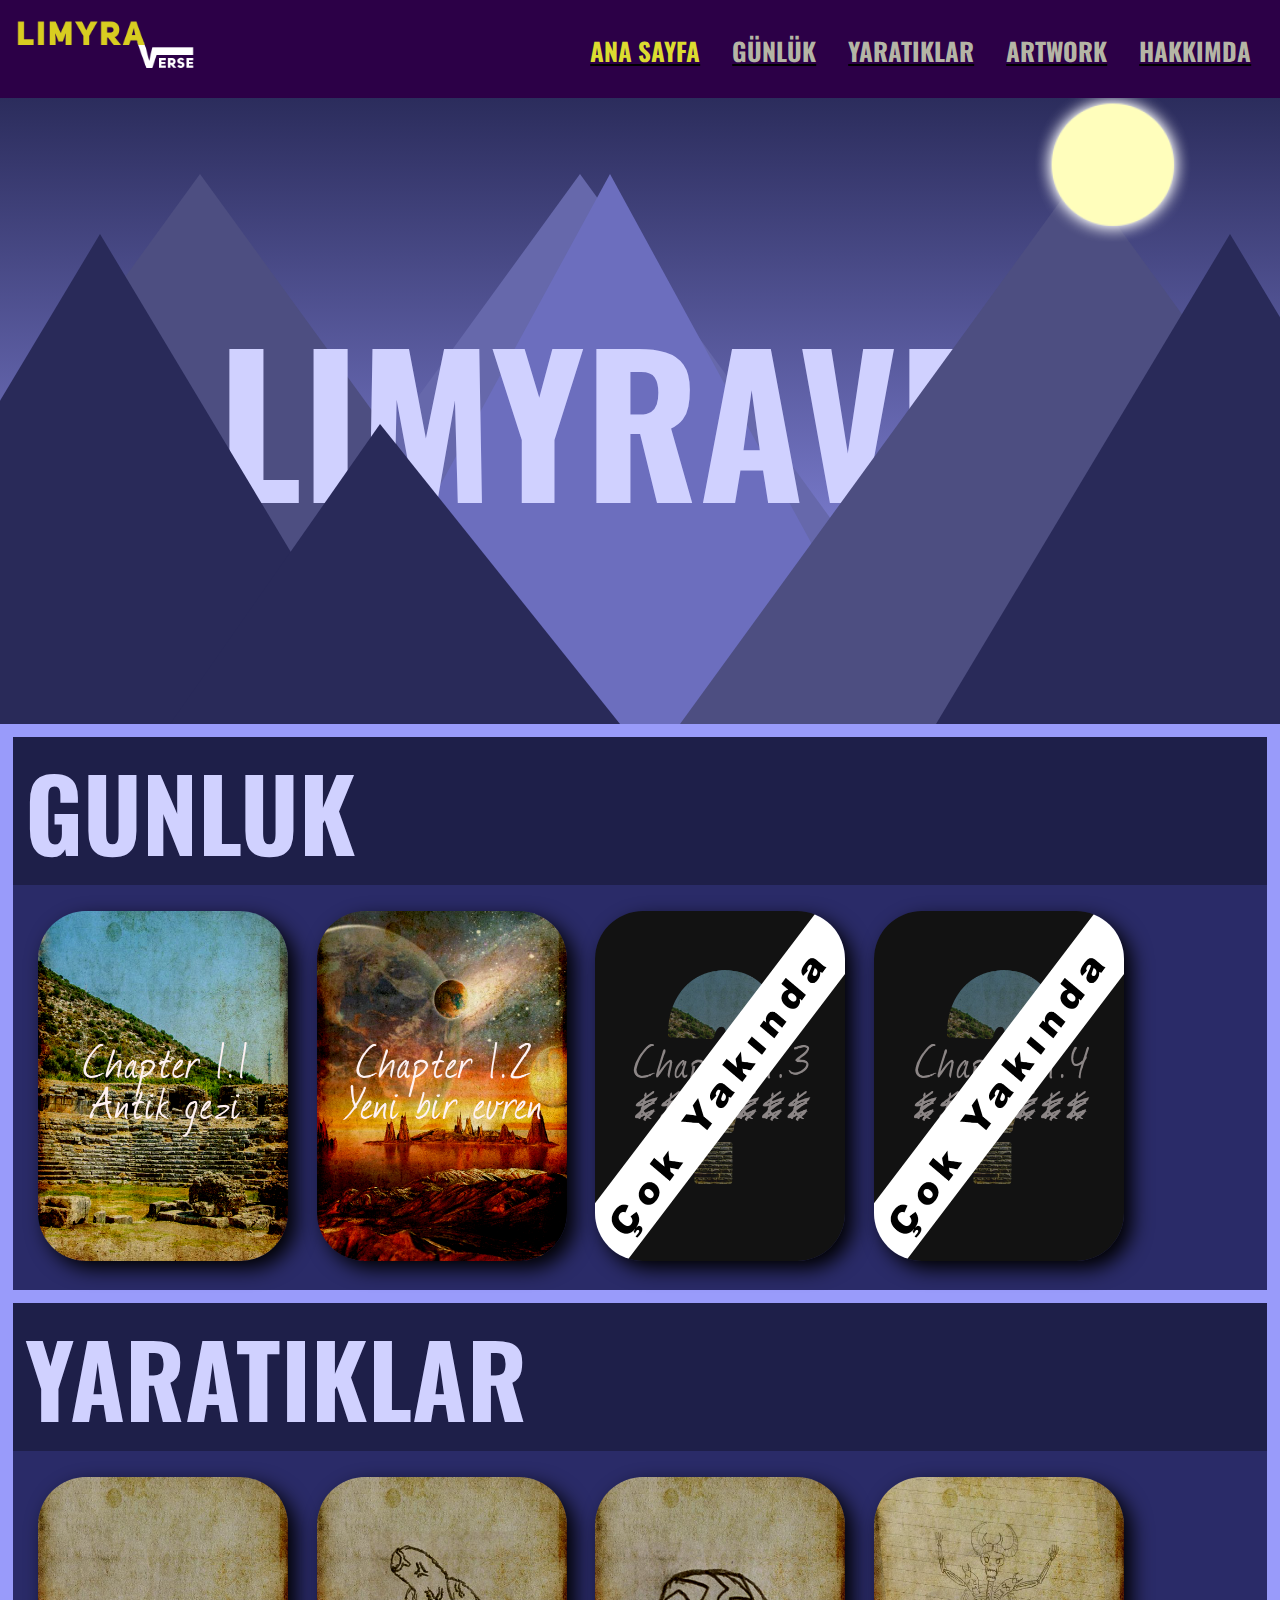
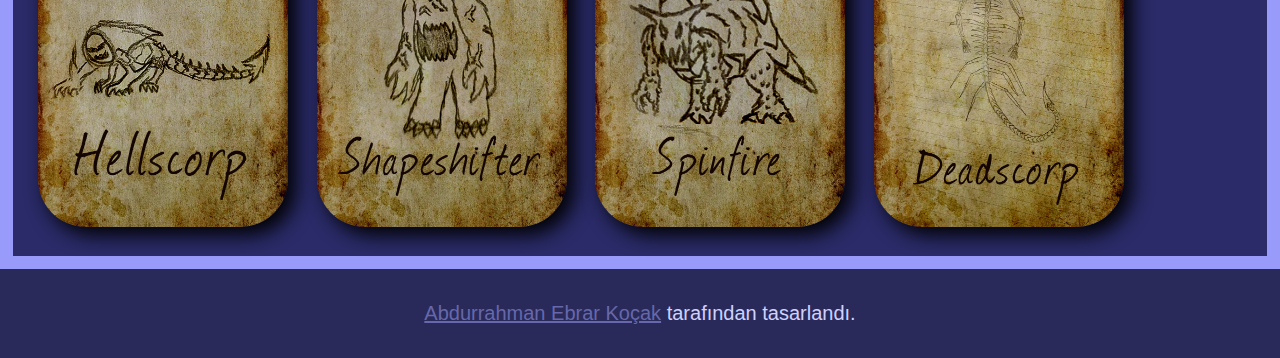
<file: index.html>
<!-- This code writen by Abdurrahman Ebrar Koçak -->

<!DOCTYPE html>
<html lang="tr">
<head>
    <!-- SEO Definitions -->
    <title>Limiraverse</title>
    <link rel="icon" type="image/x-icon" href="favicon.ico">
    <!-- Classics -->
    <meta charset="UTF-8">
    <meta http-equiv="X-UA-Compatible" content="IE=edge">
    <meta name="viewport" content="width=device-width, initial-scale=1.0">
    <!-- CSS Definitions -->
    <link rel="stylesheet" href="style.css">
    <!-- Font Definitions -->
    <link rel="preconnect" href="https://fonts.gstatic.com">
    <link href="https://fonts.googleapis.com/css2?family=Oswald:wght@400;500;600;700&amp;family=Rubik&amp;display=swap" rel="stylesheet">
    <link rel="stylesheet" href="https://fonts.googleapis.com/css2?family=Berkshire+Swash">

    
</head>
<body>
  
    <nav>
       <a href="index.html" class="logo-link"><img class="logo" src="images/logo.png" alt="Logo"/></a>
        <ul class="navbar"> 
            <li><a class="navbuttons-selected" href="index.html">ANA SAYFA</a></li>
            <li><a class="navbuttons" href="#journal">GÜNLÜK</a></li>
            <li><a class="navbuttons" href="#creatures">YARATIKLAR</a></li>
            <li><a class="navbuttons" href="artwork/index.html">ARTWORK</a></li>
            <!-- <li><a class="navbuttons" id="arg">ARG'LER</a></li> -->
            <li><a class="navbuttons" href="about/index.html">HAKKIMDA</a></li>
        </ul>
    </nav>
    <div class="navbar-placeholder"></div>
    <section id="scrollsection">
         <div class="scrollbg">
            <img class="moon" src="images/bg/ay.png" alt="Moon"/>
            <div class="scrolltext">LIMYRAVERSE</div>
            <div class="front-left-mountain"></div>
            <div class="front-left-mountain-two"></div>
            <div class="back-left-mountain"></div>
            <div class="back-left-mountain-two"></div>
            <div class="front-right-mountain"></div>
            <div class="back-right-mountain"></div>
            <div class="back-right-mountain-two"></div>
            <!-- <img class="monster" src="images/bg/monsterneon.png" alt="mystery"/> -->
        </div>
    </section>

    <section id="scrollkeeper">
        
    </section>

    <section id="journal">
            <div class="journal-header"><h1>GUNLUK</h1></div>
            <div class="journal">
            <span class="journal-cards"><a href="journal/chapter1.html"><img class="card-image" src="images/journal/card1.png" alt="1.Günlük"/></a></span>
            <span class="journal-cards"><a href="journal/chapter2.html"><img class="card-image" src="images/journal/card2.png" alt="2.Günlük"/></a></span>
            <span class="journal-cards"><a href="journal/chapter1.html"><img class="card-image" src="images/journal/card3.png" alt="3.Günlük"/></a></span>
            <span class="journal-cards"><a href="journal/chapter1.html"><img class="card-image" src="images/journal/card4.png" alt="4.Günlük"/></a></span>
        </div>
    </section>


    <section id="creatures">
        <div class="creatures-header"><h1>YARATIKLAR</h1></div>
        <div class="creatures">
        <span class="creatures-cards"><a href="creatures/monster1.html"><img class="card-image" src="images/creatures/monster1.png" alt="1.Yaratık"/></a></span>
        <span class="creatures-cards"><a href="creatures/monster2.html"><img class="card-image" src="images/creatures/monster2.png" alt="2.Yaratık"/></a></span>
        <span class="creatures-cards"><a href="creatures/monster3.html"><img class="card-image" src="images/creatures/monster3.png" alt="3.Yaratık"/></a></span>
        <span class="creatures-cards"><a href="creatures/monster4.html"><img class="card-image" src="images/creatures/monster4.png" alt="4.Yaratık"/></a></span>
    </div>
</section>

<footer>
    <div class="footer">
        <p class="footer-text"><a href="https://aekocak.cf" style="color: #6668ab;">Abdurrahman Ebrar Koçak</a> tarafından tasarlandı.</p>
    </div>
</footer>
<script src="script.js"></script>
</body>
</html>
</file>
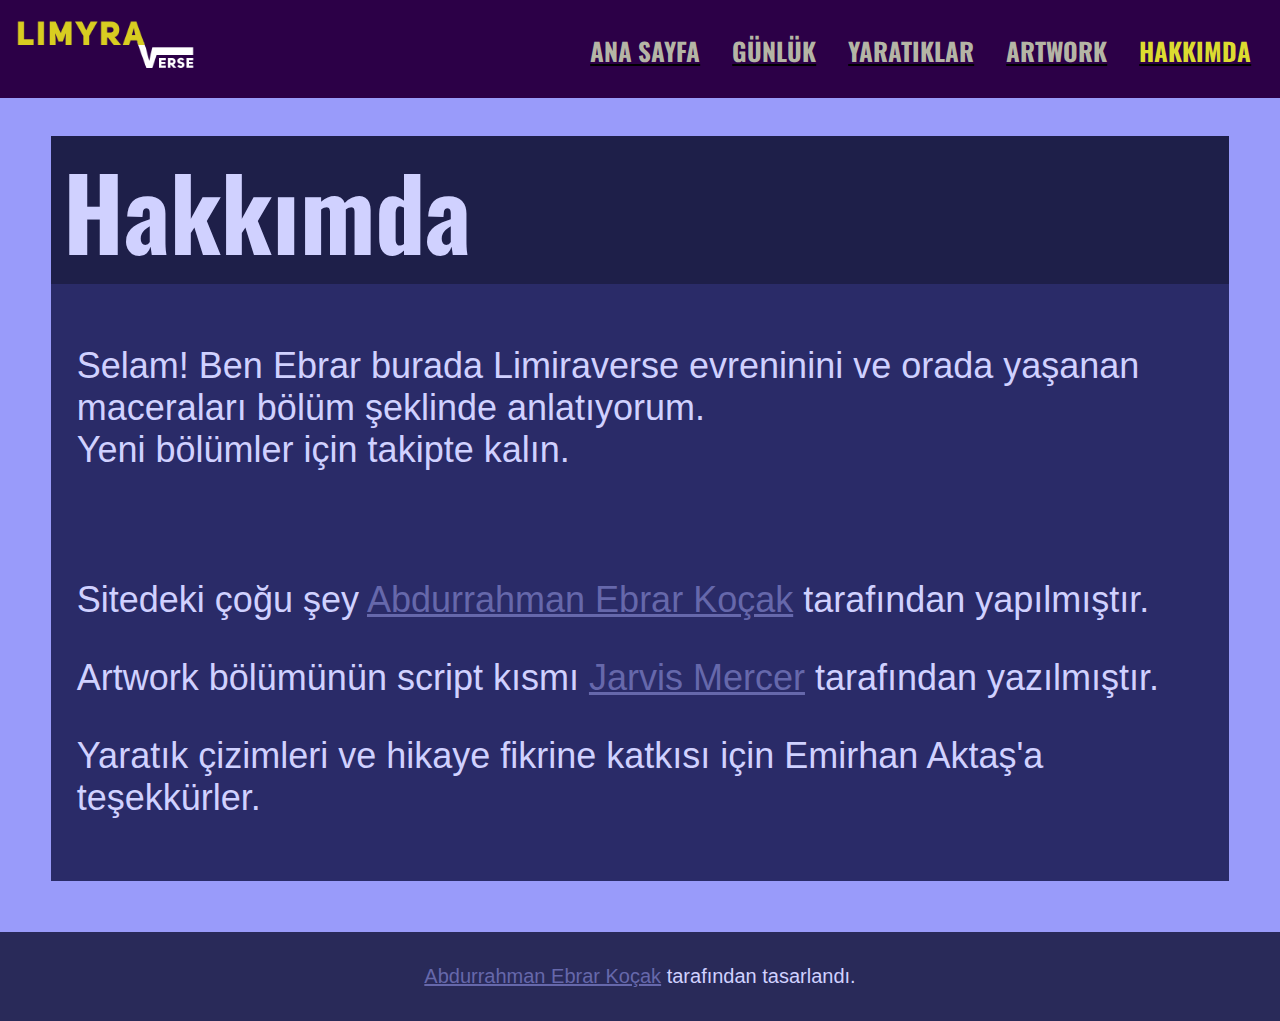
<file: about/index.html>
<!-- This code writen by Abdurrahman Ebrar Koçak -->

<!DOCTYPE html>
<html lang="tr">
<head>
    <!-- SEO Definitions -->
    <title>Limiraverse</title>
    <link rel="icon" type="image/x-icon" href="../favicon.ico">
    <!-- Classics -->
    <meta charset="UTF-8">
    <meta http-equiv="X-UA-Compatible" content="IE=edge">
    <meta name="viewport" content="width=device-width, initial-scale=1.0">
    <!-- CSS Definitions -->
    <link rel="stylesheet" href="../style.css">
    <!-- Font Definitions -->
    <link rel="preconnect" href="https://fonts.gstatic.com">
    <link href="https://fonts.googleapis.com/css2?family=Oswald:wght@400;500;600;700&amp;family=Rubik&amp;display=swap" rel="stylesheet">
    <link rel="stylesheet" href="https://fonts.googleapis.com/css2?family=Berkshire+Swash">

    
</head>
<body>
  
    <nav>
        <a href="../index.html" class="logo-link"><img class="logo" src="../images/logo.png" alt="Logo"/></a>
        <ul class="navbar"> 
            <li><a class="navbuttons" href="../index.html">ANA SAYFA</a></li>
            <li><a class="navbuttons" href="../index.html#journal">GÜNLÜK</a></li>
            <li><a class="navbuttons" href="#creatures">YARATIKLAR</a></li>
            <li><a class="navbuttons" href="../artwork/index.html">ARTWORK</a></li>
            <!-- <li><a class="navbuttons" id="arg">ARG'LER</a></li> -->
            <li><a  class="navbuttons-selected" href="../about/index.html">HAKKIMDA</a></li>
        </ul>
    </nav>
    <div class="navbar-placeholder"></div>

    <section id="lyras">
            <div class="lyras-header"><h1>Hakkımda</h1></div>
            <div class="lyras">
                    <p>Selam! Ben Ebrar burada Limiraverse evreninini ve orada yaşanan maceraları bölüm şeklinde anlatıyorum.<br>Yeni bölümler için takipte kalın.</p>
                    <br><br>
                    <p>Sitedeki çoğu şey <a href="https://aekocak.cf" style="color: #6668ab;">Abdurrahman Ebrar Koçak</a> tarafından yapılmıştır.</p>
                    <p>Artwork bölümünün script kısmı <a style="color: #6668ab;" href="https://codepen.io/jarvis-ai">Jarvis Mercer</a> tarafından yazılmıştır.</p>
                    <p>Yaratık çizimleri ve hikaye fikrine katkısı için Emirhan Aktaş'a teşekkürler.</p>
            </div>
    </section>


<footer>
    <div class="footer">
        <p class="footer-text"><a href="https://aekocak.cf" style="color: #6668ab;">Abdurrahman Ebrar Koçak</a> tarafından tasarlandı.</p>
    </div>
</footer>
<script src="../script.js"></script>
</body>
</html>
</file>
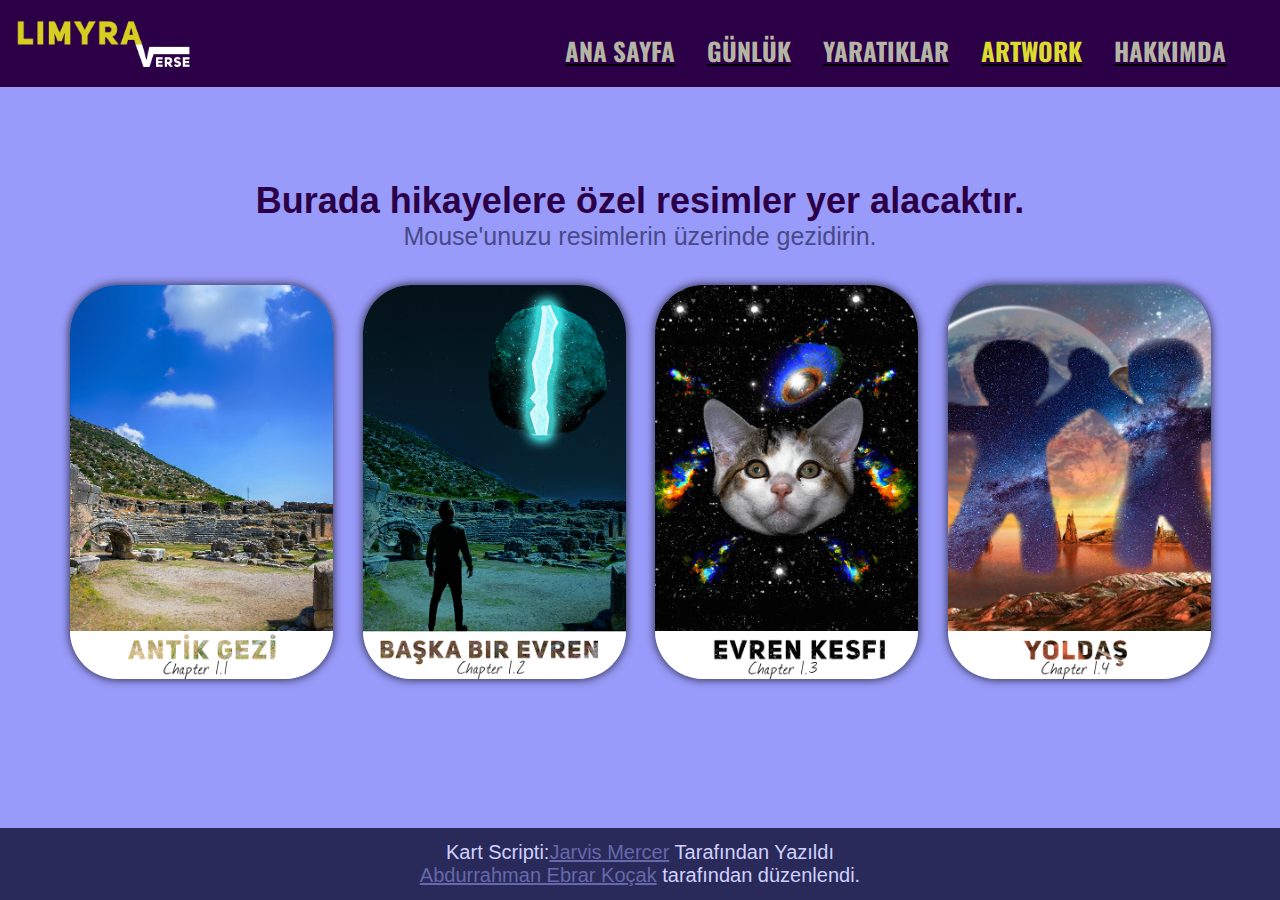
<file: artwork/index.html>
<!DOCTYPE html>
<html lang="tr" >
<head>
  <!-- SEO Definitions -->
  <title>Limiraverse</title>
  <link rel="icon" type="image/x-icon" href="../favicon.ico">
  <!-- Classics -->
  <meta charset="UTF-8">
  <meta http-equiv="X-UA-Compatible" content="IE=edge">
  <meta name="viewport" content="width=device-width, initial-scale=1.0">
  <!-- CSS Definitions -->
  <link rel="stylesheet" href="./style.css">
  <!-- Font Definitions -->
  <link rel="preconnect" href="https://fonts.gstatic.com">
  <link href="https://fonts.googleapis.com/css2?family=Oswald:wght@400;500;600;700&amp;family=Rubik&amp;display=swap" rel="stylesheet">
  <link rel="stylesheet" href="https://fonts.googleapis.com/css2?family=Berkshire+Swash">

</head>
<body>
    <nav>
         <a href="../index.html" class="logo-link"><img class="logo" src="../images/logo.png" alt="Logo"/></a>
         <ul class="navbar"> 
             <li><a class="navbuttons" href="../index.html">ANA SAYFA</a></li>
             <li><a class="navbuttons" href="../index.html#journal">GÜNLÜK</a></li>
             <li><a class="navbuttons" href="../index.html#creatures">YARATIKLAR</a></li>
             <li><a class="navbuttons-selected" href="index.html">ARTWORK</a></li>
             <!-- <li><a class="navbuttons" href="../args/index.html">ARG'LER</a></li> -->
             <li><a class="navbuttons" href="../about/index.html">HAKKIMDA</a></li>
         </ul>
     </nav>
<!-- partial:index.partial.html -->
<div class="artwork-texts">
    <h3>Burada hikayelere özel resimler yer alacaktır.</h3>
    <p>Mouse'unuzu resimlerin üzerinde gezidirin.</p>
</div>
<div class="l-container">

    <div class="b-game-card">
        <div class="cover" style="background-image: url(../images/artwork/artwork1.png);">
            <div class="gloss"></div>
        </div>
    </div>

    <div class="b-game-card">
        <div class="cover" style="background-image: url(../images/artwork/artwork2.png);">
            <div class="gloss"></div>
        </div>
    </div>

    <div class="b-game-card">
        <div class="cover" style="background-image: url(../images/artwork/artwork3.png);">
            <div class="gloss"></div>
        </div>
    </div>

    <div class="b-game-card">
        <div class="cover" style="background-image: url(../images/artwork/artwork4.png);">
            <div class="gloss"></div>
        </div>
    </div>

</div>

<footer>
    <div class="footer">
        <p class="footer-text">Kart Scripti:<a style="color: #6668ab;" href="https://codepen.io/jarvis-ai">Jarvis Mercer</a> Tarafından Yazıldı <br><a href="https://aekocak.cf" style="color: #6668ab;">Abdurrahman Ebrar Koçak</a> tarafından düzenlendi.</p>
    </div>
</footer>
<!-- partial -->
  <script src='https://cdnjs.cloudflare.com/ajax/libs/jquery/3.4.1/jquery.min.js'></script><script  src="./script.js"></script>

</body>
</html>
</file>
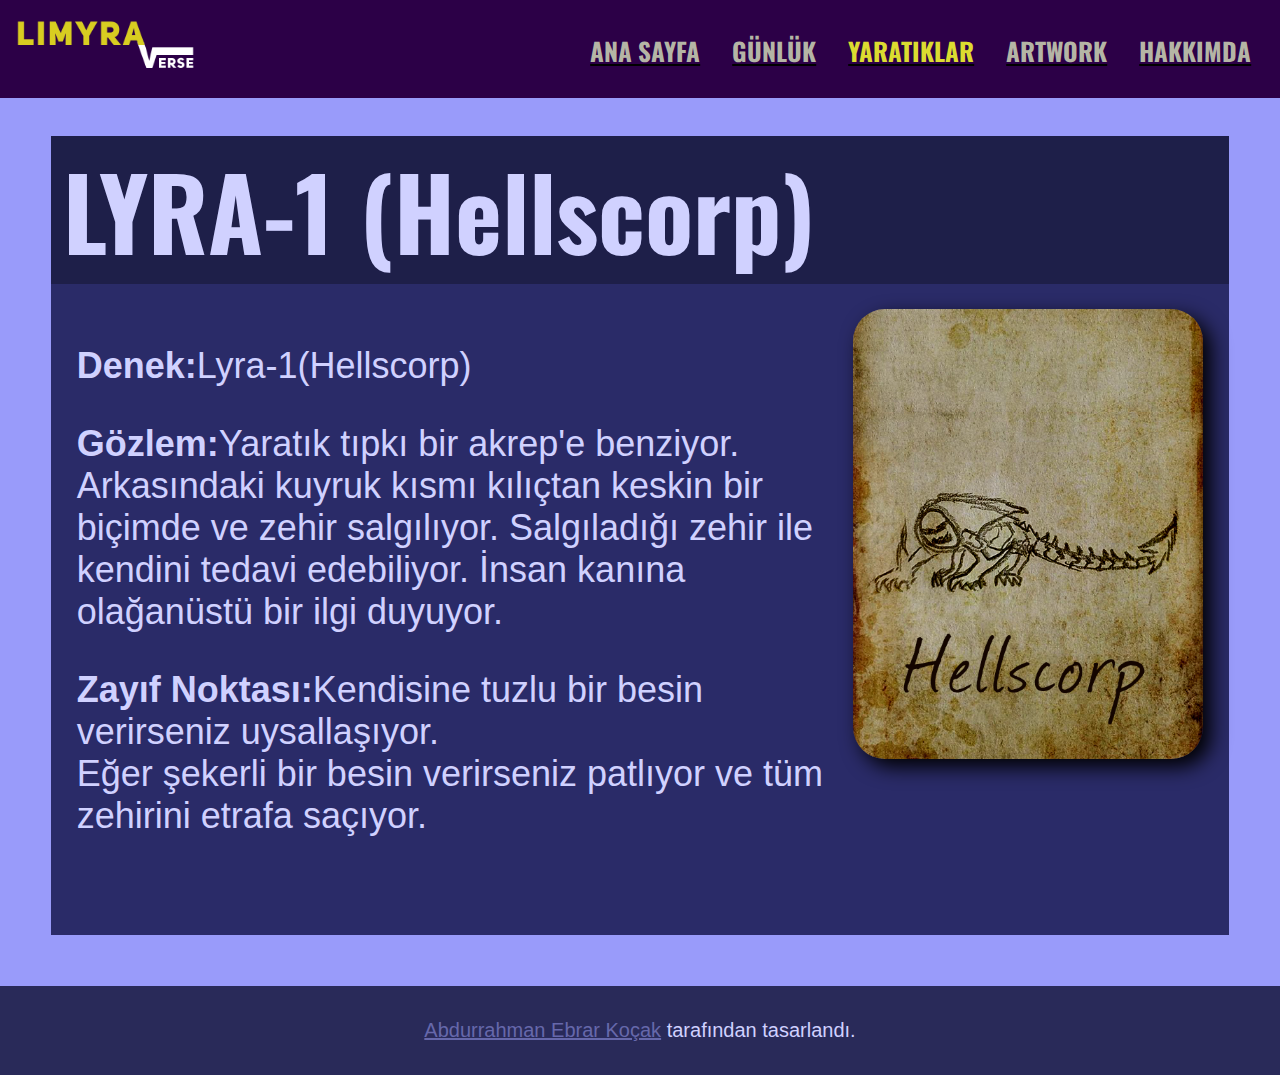
<file: creatures/monster1.html>
<!-- This code writen by Abdurrahman Ebrar Koçak -->

<!DOCTYPE html>
<html lang="tr">
<head>
    <!-- SEO Definitions -->
    <title>Limiraverse</title>
    <link rel="icon" type="image/x-icon" href="../favicon.ico">
    <!-- Classics -->
    <meta charset="UTF-8">
    <meta http-equiv="X-UA-Compatible" content="IE=edge">
    <meta name="viewport" content="width=device-width, initial-scale=1.0">
    <!-- CSS Definitions -->
    <link rel="stylesheet" href="../style.css">
    <!-- Font Definitions -->
    <link rel="preconnect" href="https://fonts.gstatic.com">
    <link href="https://fonts.googleapis.com/css2?family=Oswald:wght@400;500;600;700&amp;family=Rubik&amp;display=swap" rel="stylesheet">
    <link rel="stylesheet" href="https://fonts.googleapis.com/css2?family=Berkshire+Swash">

    
</head>
<body>
  
    <nav>
        <a href="../index.html" class="logo-link"><img class="logo" src="../images/logo.png" alt="Logo"/></a>
        <ul class="navbar"> 
            <li><a class="navbuttons" href="../index.html">ANA SAYFA</a></li>
            <li><a class="navbuttons" href="../index.html#journal">GÜNLÜK</a></li>
            <li><a class="navbuttons-selected" href="#creatures">YARATIKLAR</a></li>
            <li><a class="navbuttons" href="../artwork/index.html">ARTWORK</a></li>
            <!-- <li><a class="navbuttons" id="arg">ARG'LER</a></li> -->
            <li><a class="navbuttons" href="../about/index.html">HAKKIMDA</a></li>
        </ul>
    </nav>
    <div class="navbar-placeholder"></div>
    


    <section id="lyras">
            <div class="lyras-header"><h1>LYRA-1 (Hellscorp) </h1></div>
            <div class="lyras">
                <img src="../images/creatures/monster1.png" class="lyras-img" alt="Hellscorp">
                    <p><b>Denek:</b>Lyra-1(Hellscorp)</p>
                    <p><b>Gözlem:</b>Yaratık tıpkı bir akrep'e benziyor. Arkasındaki kuyruk kısmı kılıçtan keskin bir biçimde ve zehir salgılıyor. Salgıladığı zehir ile kendini tedavi edebiliyor. İnsan kanına olağanüstü bir ilgi duyuyor.</p>
                    <p><b>Zayıf Noktası:</b>Kendisine tuzlu bir besin verirseniz uysallaşıyor.<br>Eğer şekerli bir besin verirseniz patlıyor ve tüm zehirini etrafa saçıyor.</p>
                    <br><br>
            </div>
    </section>


<footer>
    <div class="footer">
        <p class="footer-text"><a href="https://aekocak.cf" style="color: #6668ab;">Abdurrahman Ebrar Koçak</a> tarafından tasarlandı.</p>
    </div>
</footer>
<script src="../script.js"></script>
</body>
</html>
</file>
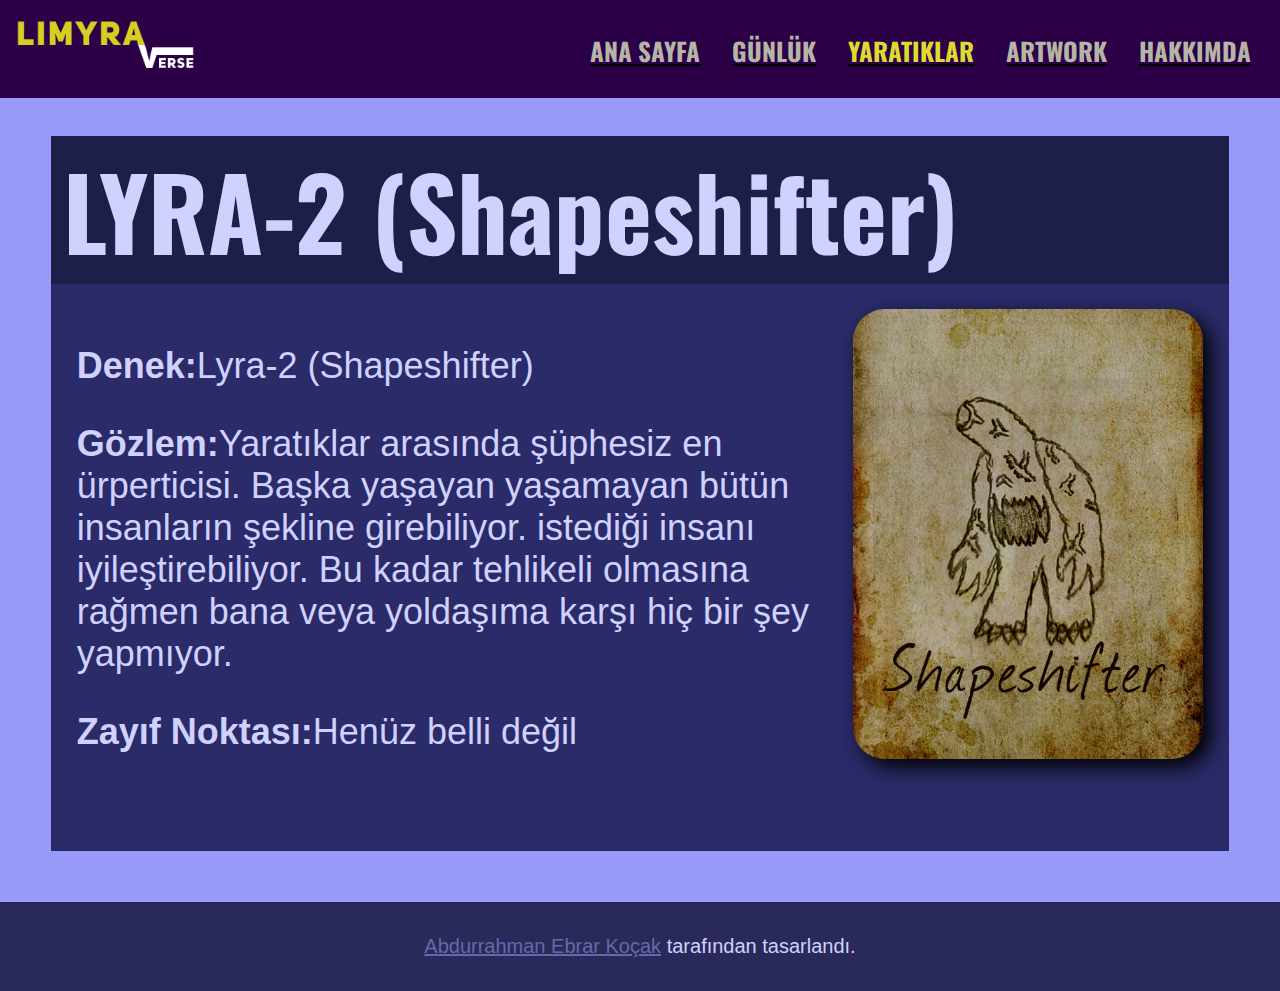
<file: creatures/monster2.html>
<!-- This code writen by Abdurrahman Ebrar Koçak -->

<!DOCTYPE html>
<html lang="tr">
<head>
    <!-- SEO Definitions -->
    <title>Limiraverse</title>
    <link rel="icon" type="image/x-icon" href="../favicon.ico">
    <!-- Classics -->
    <meta charset="UTF-8">
    <meta http-equiv="X-UA-Compatible" content="IE=edge">
    <meta name="viewport" content="width=device-width, initial-scale=1.0">
    <!-- CSS Definitions -->
    <link rel="stylesheet" href="../style.css">
    <!-- Font Definitions -->
    <link rel="preconnect" href="https://fonts.gstatic.com">
    <link href="https://fonts.googleapis.com/css2?family=Oswald:wght@400;500;600;700&amp;family=Rubik&amp;display=swap" rel="stylesheet">
    <link rel="stylesheet" href="https://fonts.googleapis.com/css2?family=Berkshire+Swash">

    
</head>
<body>
  
    <nav>
        <a href="../index.html" class="logo-link"><img class="logo" src="../images/logo.png" alt="Logo"/></a>
        <ul class="navbar"> 
            <li><a class="navbuttons" href="../index.html">ANA SAYFA</a></li>
            <li><a class="navbuttons" href="../index.html#journal">GÜNLÜK</a></li>
            <li><a class="navbuttons-selected" href="#creatures">YARATIKLAR</a></li>
            <li><a class="navbuttons" href="../artwork/index.html">ARTWORK</a></li>
            <!-- <li><a class="navbuttons" id="arg">ARG'LER</a></li> -->
            <li><a class="navbuttons" href="../about/index.html">HAKKIMDA</a></li>
        </ul>
    </nav>
    <div class="navbar-placeholder"></div>

    <section id="lyras">
            <div class="lyras-header"><h1>LYRA-2 (Shapeshifter) </h1></div>
            <div class="lyras">
                <img src="../images/creatures/monster2.png" class="lyras-img" alt="Shapeshifter">
                    <p><b>Denek:</b>Lyra-2 (Shapeshifter)</p>
                    <p><b>Gözlem:</b>Yaratıklar arasında şüphesiz en ürperticisi. Başka yaşayan yaşamayan bütün insanların şekline girebiliyor. istediği insanı iyileştirebiliyor. Bu kadar tehlikeli olmasına rağmen bana veya yoldaşıma karşı hiç bir şey yapmıyor.</p>
                    <p><b>Zayıf Noktası:</b>Henüz belli değil</p>
                    <br><br>
            </div>
    </section>


<footer>
    <div class="footer">
        <p class="footer-text"><a href="https://aekocak.cf" style="color: #6668ab;">Abdurrahman Ebrar Koçak</a> tarafından tasarlandı.</p>
    </div>
</footer>
<script src="../script.js"></script>
</body>
</html>
</file>
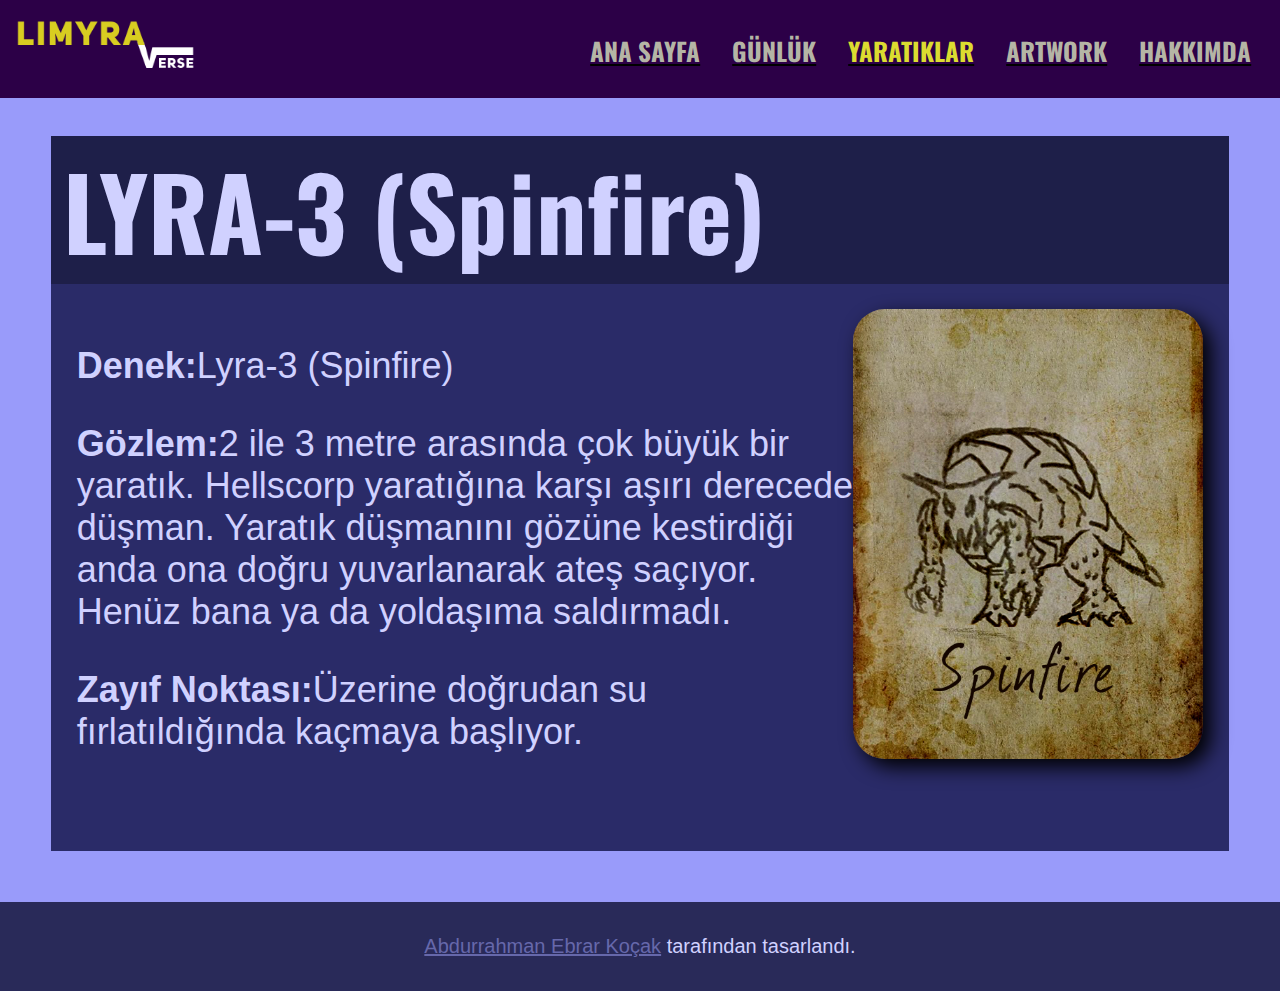
<file: creatures/monster3.html>
<!-- This code writen by Abdurrahman Ebrar Koçak -->

<!DOCTYPE html>
<html lang="tr">
<head>
    <!-- SEO Definitions -->
    <title>Limiraverse</title>
    <link rel="icon" type="image/x-icon" href="../favicon.ico">
    <!-- Classics -->
    <meta charset="UTF-8">
    <meta http-equiv="X-UA-Compatible" content="IE=edge">
    <meta name="viewport" content="width=device-width, initial-scale=1.0">
    <!-- CSS Definitions -->
    <link rel="stylesheet" href="../style.css">
    <!-- Font Definitions -->
    <link rel="preconnect" href="https://fonts.gstatic.com">
    <link href="https://fonts.googleapis.com/css2?family=Oswald:wght@400;500;600;700&amp;family=Rubik&amp;display=swap" rel="stylesheet">
    <link rel="stylesheet" href="https://fonts.googleapis.com/css2?family=Berkshire+Swash">

    
</head>
<body>
  
    <nav>
        <a href="../index.html" class="logo-link"><img class="logo" src="../images/logo.png" alt="Logo"/></a>
        <ul class="navbar"> 
            <li><a class="navbuttons" href="../index.html">ANA SAYFA</a></li>
            <li><a class="navbuttons" href="../index.html#journal">GÜNLÜK</a></li>
            <li><a class="navbuttons-selected" href="#creatures">YARATIKLAR</a></li>
            <li><a class="navbuttons" href="../artwork/index.html">ARTWORK</a></li>
            <!-- <li><a class="navbuttons" id="arg">ARG'LER</a></li> -->
            <li><a class="navbuttons" href="../about/index.html">HAKKIMDA</a></li>
        </ul>
    </nav>
    <div class="navbar-placeholder"></div>

    <section id="lyras">
            <div class="lyras-header"><h1>LYRA-3 (Spinfire) </h1></div>
            <div class="lyras">
                <img src="../images/creatures/monster3.png" class="lyras-img" alt="Spinfire">
                    <p><b>Denek:</b>Lyra-3 (Spinfire)</p>
                    <p><b>Gözlem:</b>2 ile 3 metre arasında çok büyük bir yaratık. Hellscorp yaratığına karşı aşırı derecede düşman. Yaratık düşmanını gözüne kestirdiği anda ona doğru yuvarlanarak ateş saçıyor. Henüz bana ya da yoldaşıma saldırmadı.</p>
                    <p><b>Zayıf Noktası:</b>Üzerine doğrudan su fırlatıldığında kaçmaya başlıyor.</p>
                    <br><br>
            </div>
    </section>


<footer>
    <div class="footer">
        <p class="footer-text"><a href="https://aekocak.cf" style="color: #6668ab;">Abdurrahman Ebrar Koçak</a> tarafından tasarlandı.</p>
    </div>
</footer>
<script src="../script.js"></script>
</body>
</html>
</file>
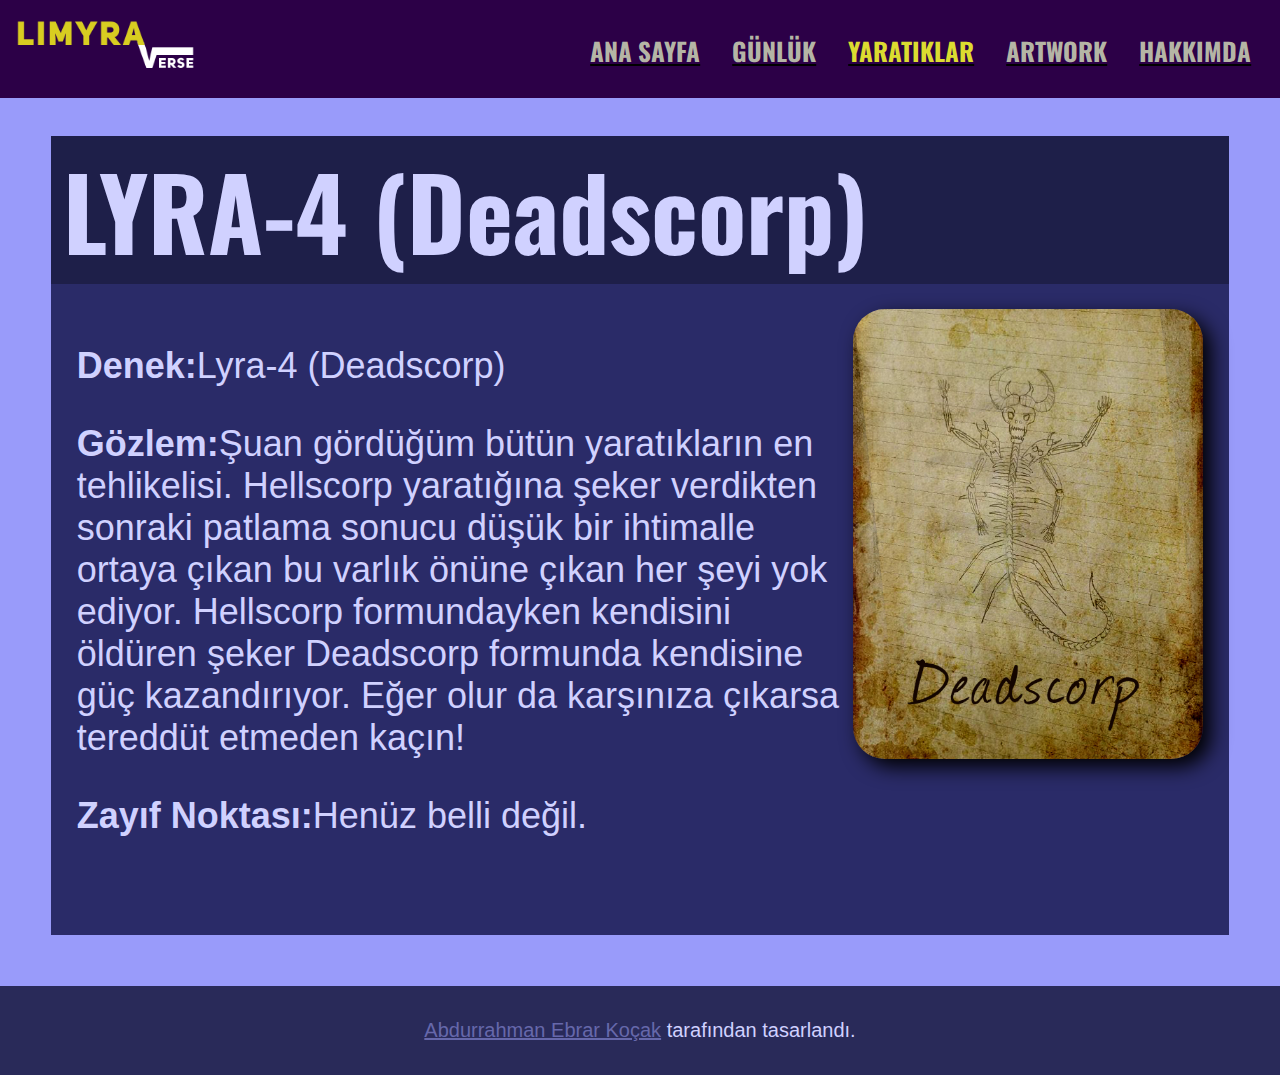
<file: creatures/monster4.html>
<!-- This code writen by Abdurrahman Ebrar Koçak -->

<!DOCTYPE html>
<html lang="tr">
<head>
    <!-- SEO Definitions -->
    <title>Limiraverse</title>
    <link rel="icon" type="image/x-icon" href="../favicon.ico">
    <!-- Classics -->
    <meta charset="UTF-8">
    <meta http-equiv="X-UA-Compatible" content="IE=edge">
    <meta name="viewport" content="width=device-width, initial-scale=1.0">
    <!-- CSS Definitions -->
    <link rel="stylesheet" href="../style.css">
    <!-- Font Definitions -->
    <link rel="preconnect" href="https://fonts.gstatic.com">
    <link href="https://fonts.googleapis.com/css2?family=Oswald:wght@400;500;600;700&amp;family=Rubik&amp;display=swap" rel="stylesheet">
    <link rel="stylesheet" href="https://fonts.googleapis.com/css2?family=Berkshire+Swash">

    
</head>
<body>
  
    <nav>
        <a href="../index.html" class="logo-link"><img class="logo" src="../images/logo.png" alt="Logo"/></a>
        <ul class="navbar"> 
            <li><a class="navbuttons" href="../index.html">ANA SAYFA</a></li>
            <li><a class="navbuttons" href="../index.html#journal">GÜNLÜK</a></li>
            <li><a class="navbuttons-selected" href="#creatures">YARATIKLAR</a></li>
            <li><a class="navbuttons" href="../artwork/index.html">ARTWORK</a></li>
            <!-- <li><a class="navbuttons" id="arg">ARG'LER</a></li> -->
            <li><a class="navbuttons" href="../about/index.html">HAKKIMDA</a></li>
        </ul>
    </nav>
    <div class="navbar-placeholder"></div>

    <section id="lyras">
            <div class="lyras-header"><h1>LYRA-4 (Deadscorp)</h1></div>
            <div class="lyras">
                <img src="../images/creatures/monster4.png" class="lyras-img" alt="Deadscorp">
                    <p><b>Denek:</b>Lyra-4 (Deadscorp)</p>
                    <p><b>Gözlem:</b>Şuan gördüğüm bütün yaratıkların en tehlikelisi. Hellscorp yaratığına şeker verdikten sonraki patlama sonucu düşük bir ihtimalle ortaya çıkan bu varlık önüne çıkan her şeyi yok ediyor. Hellscorp formundayken kendisini öldüren şeker Deadscorp formunda kendisine güç kazandırıyor. Eğer olur da karşınıza çıkarsa tereddüt etmeden kaçın!</p>
                    <p><b>Zayıf Noktası:</b>Henüz belli değil.</p>
                    <br><br>
            </div>
    </section>


<footer>
    <div class="footer">
        <p class="footer-text"><a href="https://aekocak.cf" style="color: #6668ab;">Abdurrahman Ebrar Koçak</a> tarafından tasarlandı.</p>
    </div>
</footer>
<script src="../script.js"></script>
</body>
</html>
</file>
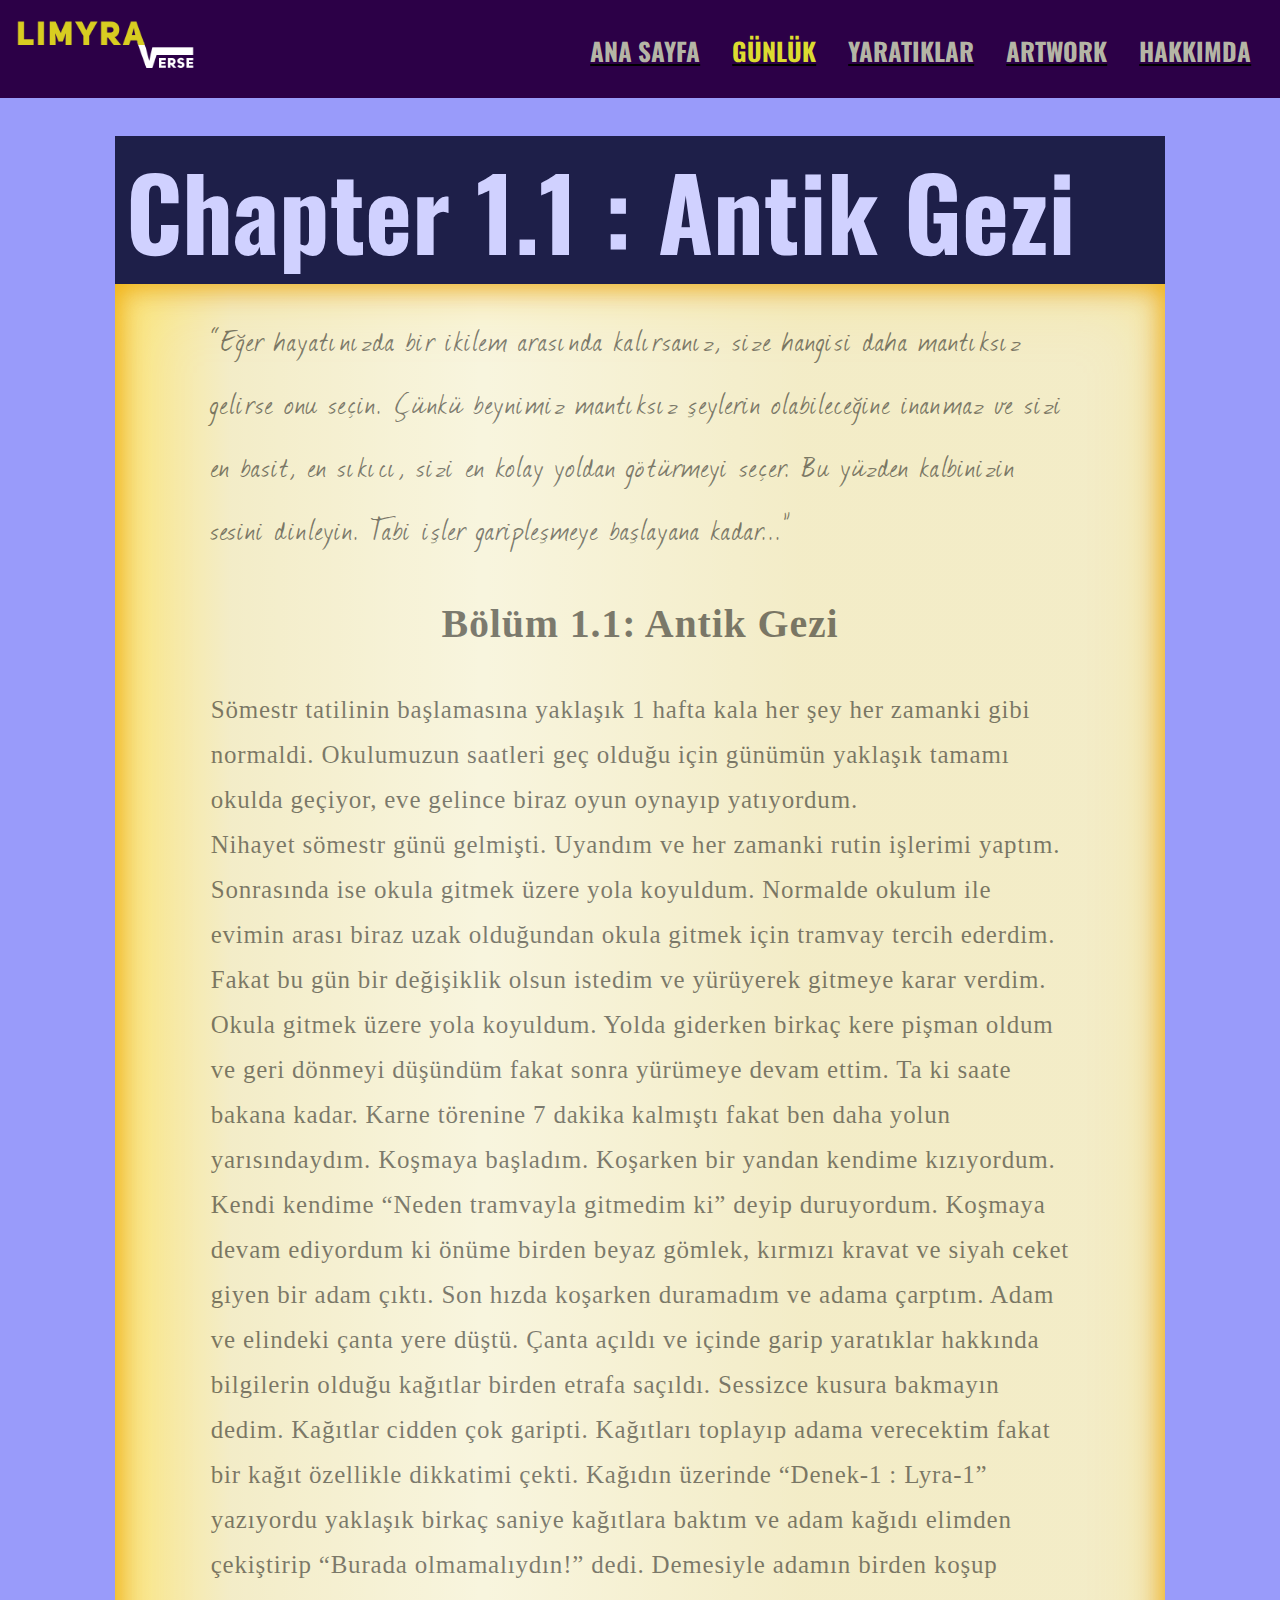
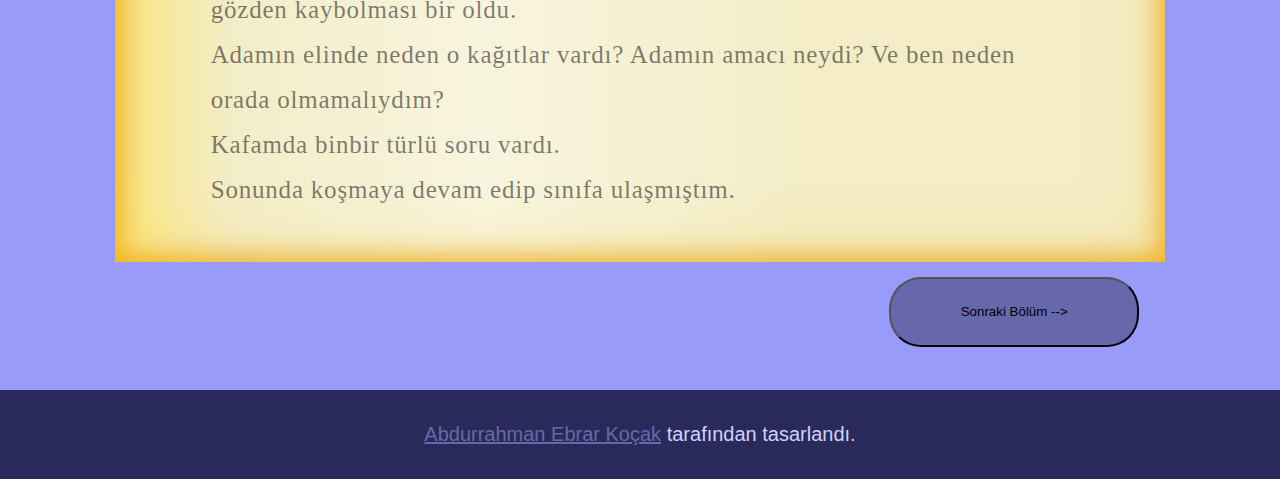
<file: journal/chapter1.html>
<!-- This code writen by Abdurrahman Ebrar Koçak -->

<!DOCTYPE html>
<html lang="tr">
<head>
    <!-- SEO Definitions -->
    <title>Limiraverse</title>
    <link rel="icon" type="image/x-icon" href="../favicon.ico">
    <!-- Classics -->
    <meta charset="UTF-8">
    <meta http-equiv="X-UA-Compatible" content="IE=edge">
    <meta name="viewport" content="width=device-width, initial-scale=1.0">
    <!-- CSS Definitions -->
    <link rel="stylesheet" href="../style.css">
    <!-- Font Definitions -->
    <link rel="preconnect" href="https://fonts.gstatic.com">
    <link href="https://fonts.googleapis.com/css2?family=Oswald:wght@400;500;600;700&amp;family=Rubik&amp;display=swap" rel="stylesheet">
    <link rel="stylesheet" href="https://fonts.googleapis.com/css2?family=Berkshire+Swash">

    
</head>
<body>
  
    <nav>
        <a href="../index.html" class="logo-link"><img class="logo" src="../images/logo.png" alt="Logo"/></a>
        <ul class="navbar"> 
            <li><a class="navbuttons" href="../index.html">ANA SAYFA</a></li>
            <li><a class="navbuttons-selected" href="chapter1.html">GÜNLÜK</a></li>
            <li><a class="navbuttons" href="../index.html#creatures">YARATIKLAR</a></li>
            <li><a class="navbuttons" href="../artwork/index.html">ARTWORK</a></li>
            <!-- <li><a class="navbuttons" id="arg">ARG'LER</a></li> -->
            <li><a class="navbuttons" href="../about/index.html">HAKKIMDA</a></li>
        </ul>
    </nav>
    <div class="navbar-placeholder"></div>

    <section id="chapter">
            <div class="chapter-header"><h1>Chapter 1.1 : Antik Gezi</h1></div>
            <div class="chapter">
                <div class="text-cover">
                    <q>Eğer hayatınızda bir ikilem arasında kalırsanız, size hangisi daha mantıksız gelirse onu seçin.
                        Çünkü beynimiz mantıksız şeylerin olabileceğine inanmaz ve sizi en basit, en sıkıcı, sizi en kolay yoldan götürmeyi seçer.
                        Bu yüzden kalbinizin sesini dinleyin. Tabi işler garipleşmeye başlayana kadar...</q>
                        <h1>Bölüm 1.1: Antik Gezi</h1>
                        <p>
                            Sömestr tatilinin başlamasına yaklaşık 1 hafta kala her şey her zamanki gibi normaldi. Okulumuzun saatleri geç olduğu için günümün yaklaşık tamamı okulda geçiyor, eve gelince biraz oyun oynayıp yatıyordum.<br>
                            Nihayet sömestr günü gelmişti. Uyandım ve her zamanki rutin işlerimi yaptım. Sonrasında ise okula gitmek üzere yola koyuldum. Normalde okulum ile evimin arası biraz uzak olduğundan okula gitmek için tramvay tercih ederdim. Fakat bu gün bir değişiklik olsun istedim ve yürüyerek gitmeye karar verdim. Okula gitmek üzere yola koyuldum. Yolda giderken birkaç kere pişman oldum ve geri dönmeyi düşündüm fakat sonra yürümeye devam ettim. Ta ki saate bakana kadar. Karne törenine 7 dakika kalmıştı fakat ben daha yolun yarısındaydım. Koşmaya başladım. Koşarken bir yandan kendime kızıyordum. Kendi kendime “Neden tramvayla gitmedim ki” deyip duruyordum. Koşmaya devam ediyordum ki önüme birden beyaz gömlek, kırmızı kravat ve siyah ceket giyen bir adam çıktı. Son hızda koşarken duramadım ve adama çarptım. Adam ve elindeki çanta yere düştü. Çanta açıldı ve içinde garip yaratıklar hakkında bilgilerin olduğu kağıtlar birden etrafa saçıldı. Sessizce kusura bakmayın dedim. Kağıtlar cidden çok garipti. Kağıtları toplayıp adama verecektim fakat bir kağıt özellikle dikkatimi çekti. Kağıdın üzerinde “Denek-1 : Lyra-1” yazıyordu yaklaşık birkaç saniye kağıtlara baktım ve adam kağıdı elimden çekiştirip “Burada olmamalıydın!” dedi. Demesiyle adamın birden koşup gözden kaybolması bir oldu.<br>
                            Adamın elinde neden o kağıtlar vardı? Adamın amacı neydi? Ve ben neden orada olmamalıydım?<br>
                            Kafamda binbir türlü soru vardı.<br>
                            Sonunda koşmaya devam edip sınıfa ulaşmıştım.
                        </p>
                </div>
                <input type="button" value="Sonraki Bölüm -->" id="next-chapter">
            </div>
            
    </section>


<footer>
    <div class="footer">
        <p class="footer-text"><a href="https://aekocak.cf" style="color: #6668ab;">Abdurrahman Ebrar Koçak</a> tarafından tasarlandı.</p>
    </div>
</footer>
<script src="../script.js"></script>
</body>
</html>
</file>
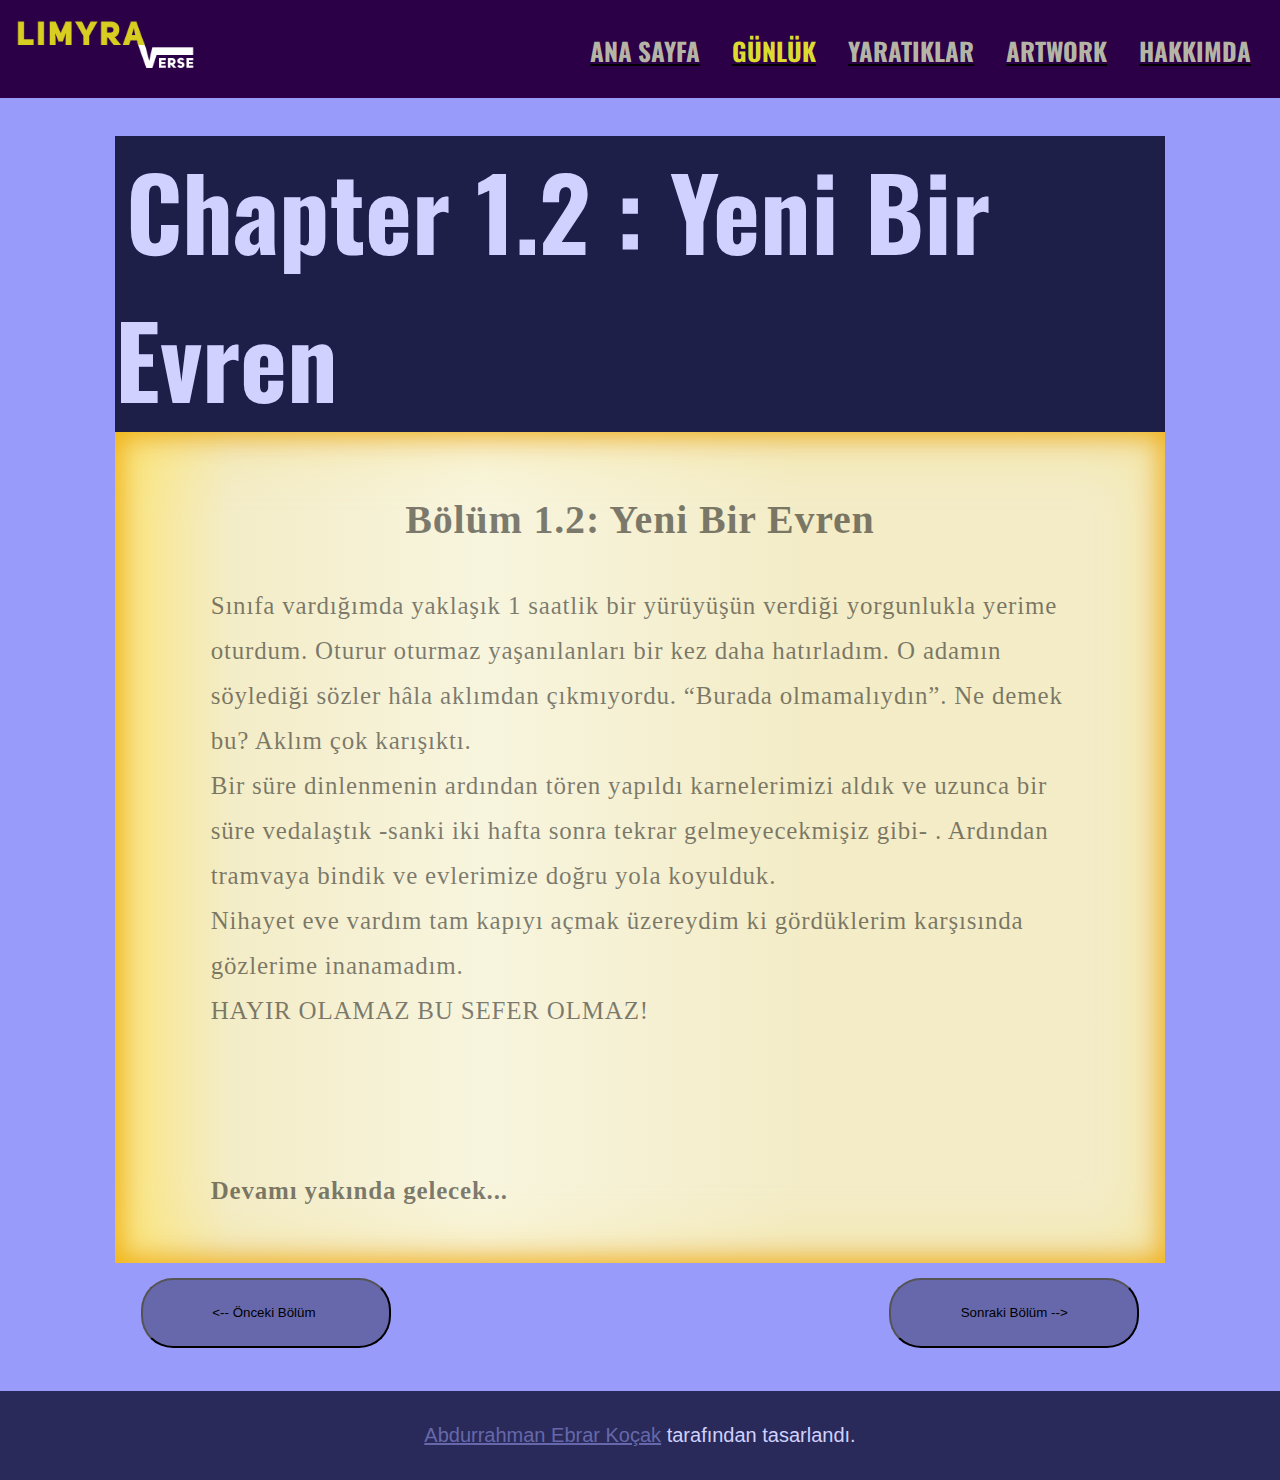
<file: journal/chapter2.html>
<!-- This code writen by Abdurrahman Ebrar Koçak -->

<!DOCTYPE html>
<html lang="tr">
<head>
    <!-- SEO Definitions -->
    <title>Limiraverse</title>
    <link rel="icon" type="image/x-icon" href="../favicon.ico">
    <!-- Classics -->
    <meta charset="UTF-8">
    <meta http-equiv="X-UA-Compatible" content="IE=edge">
    <meta name="viewport" content="width=device-width, initial-scale=1.0">
    <!-- CSS Definitions -->
    <link rel="stylesheet" href="../style.css">
    <!-- Font Definitions -->
    <link rel="preconnect" href="https://fonts.gstatic.com">
    <link href="https://fonts.googleapis.com/css2?family=Oswald:wght@400;500;600;700&amp;family=Rubik&amp;display=swap" rel="stylesheet">
    <link rel="stylesheet" href="https://fonts.googleapis.com/css2?family=Berkshire+Swash">

    
</head>
<body>
  
    <nav>
        <a href="../index.html" class="logo-link"><img class="logo" src="../images/logo.png" alt="Logo"/></a>
        <ul class="navbar"> 
            <li><a class="navbuttons" href="../index.html">ANA SAYFA</a></li>
            <li><a class="navbuttons-selected" href="chapter1.html">GÜNLÜK</a></li>
            <li><a class="navbuttons" href="../index.html#creatures">YARATIKLAR</a></li>
            <li><a class="navbuttons" href="../artwork/index.html">ARTWORK</a></li>
            <!-- <li><a class="navbuttons" id="arg">ARG'LER</a></li> -->
            <li><a class="navbuttons" href="../about/index.html">HAKKIMDA</a></li>
        </ul>
    </nav>
    <div class="navbar-placeholder"></div>

    <section id="chapter">
            <div class="chapter-header"><h1>Chapter 1.2 : Yeni Bir Evren</h1></div>
            <div class="chapter">
                <div class="text-cover">
                        <h1>Bölüm 1.2: Yeni Bir Evren</h1>
                        <p>
                            Sınıfa vardığımda yaklaşık 1 saatlik bir yürüyüşün verdiği yorgunlukla yerime oturdum. Oturur oturmaz yaşanılanları bir kez daha hatırladım. O adamın söylediği sözler hâla aklımdan çıkmıyordu. “Burada olmamalıydın”. Ne demek bu? Aklım çok karışıktı.<br>
                            Bir süre dinlenmenin ardından tören yapıldı karnelerimizi aldık ve uzunca bir süre vedalaştık -sanki iki hafta sonra tekrar gelmeyecekmişiz gibi- . Ardından tramvaya bindik ve evlerimize doğru yola koyulduk.<br>
                            Nihayet eve vardım tam kapıyı açmak üzereydim ki gördüklerim karşısında gözlerime inanamadım.<br>
                            HAYIR OLAMAZ BU SEFER OLMAZ!<br><br><br><br>
                            <b>Devamı yakında gelecek...</b>
                        </p>
                </div>
                <input type="button" value="<-- Önceki Bölüm " id="prev-chapter">
                <input type="button" value="Sonraki Bölüm -->" id="next-chapter">
            </div>
            
    </section>


<footer>
    <div class="footer">
        <p class="footer-text"><a href="https://aekocak.cf" style="color: #6668ab;">Abdurrahman Ebrar Koçak</a> tarafından tasarlandı.</p>
    </div>
</footer>
<script src="../script.js"></script>
</body>
</html>
</file>
<file: style.css>
@font-face {
  font-family: "Journal";
  src: url(Journal-EditedbyAEK.ttf) format("truetype");
}

body{
    font-family: Arial, Helvetica, sans-serif;
    margin: 0%;
    padding: 0%;
    background-color: rgba(153,155,250,1);
}
/* Navigation Area */
nav{
    padding: 1%;
    width: 100%;
    background-color: #2C0047;
    position: fixed;
    z-index: 10000000;
}

.navbar-placeholder{
  padding: 3.3%;
  background-color: red;
}

.navbar{
    list-style-type: none;
    margin-top: 1.5%;
    padding: 0;
    overflow: hidden;
    float: right;
    margin-right: 2%;
}
.logo{
    width: 15%;
    height: auto;
    margin: 0;
    padding: 0;
}
.logo-link{
  text-decoration: none;
  
}
.navbar li{
    float:  left;
    text-decoration: underline;
}
.navbuttons{
    font-family: "Oswald";
    font-size: 25px;
    display: block;
    color: #B5B5A5;
    font-weight: bold;
    text-align: center;
    padding: 0px 16px;
    text-decoration: none;
}

.navbuttons-selected{
  font-family: "Oswald";
  font-size: 25px;
  display: block;
  color: #DCDC30;
  font-weight: bold;
  text-align: center;
  padding: 0px 16px;
  text-decoration: none;
}
.navbuttons:hover{
    background: linear-gradient(-45deg, #ffff00, #DCDC30, #B5B5A5);
	background-size: 300%;
	text-transform: uppercase;
	-webkit-background-clip: text;
	-webkit-text-fill-color: transparent;
	animation: text-animation 3s ease-in-out infinite;
	-moz-animation: text-animation 3s ease-in-out infinite;
	-webkit-animation: text-animation 3s ease-in-out infinite;
}
@keyframes text-animation {
	0% { background-position: 0px 50%; }
	50% { background-position: 100% 50%; }
	100% { background-position: 0px 50%; }
}


/* Scroll Area */


.scrollbg{
    padding: 25%;
    background: rgb(41,42,89);
    background: -moz-linear-gradient(180deg, rgba(41,42,89,1) 0%, rgba(153,155,250,1) 100%);
    background: -webkit-linear-gradient(180deg, rgba(41,42,89,1) 0%, rgba(153,155,250,1) 100%);
    background: linear-gradient(180deg, rgba(41,42,89,1) 0%, rgba(153,155,250,1) 100%);
    filter: progid:DXImageTransform.Microsoft.gradient(startColorstr="#292a59",endColorstr="#999bfa",GradientType=1);
    overflow:hidden;
    position: absolute;
    width: 50%;
}

.front-left-mountain, .front-left-mountain-two, .back-left-mountain, .front-right-mountain, .back-right-mountain,.back-right-mountain-two,.back-left-mountain-two, .moon {
  position: absolute;
}

.moon{
  scale: 120%;
  top: 20px;
  right: 100px;
  z-index: 4;
}

.scrolltext{
  position: absolute;
  font-family: "Oswald";
  color: #d0d1ff;
  font-weight: bold;
  font-size: 190px;
  left: 17%;
  top: 30%;
  z-index: 3;
}
/* Left Side */
.front-left-mountain{
  left: -200px;
  bottom: -10px;
  z-index: 4;
  border-left: 300px solid transparent;
  border-right: 300px solid transparent;
  border-bottom: 500px solid #292a59;
}
.front-left-mountain-two { 
  left: 30px;
  bottom: -200px;
  z-index: 4;
  border-left: 350px solid transparent;
  border-right: 400px solid transparent;
  border-bottom: 500px solid #292a59;
}
.back-left-mountain {
  left: -200px;
  bottom: 0px;
  z-index: 2;
  border-left: 400px solid transparent;
  border-right: 400px solid transparent;
  border-bottom: 550px solid #4d4e81;
}

.back-left-mountain-two {
  left: 310px;
  bottom: 0px;
  z-index: 1;
  border-left: 300px solid transparent;
  border-right: 300px solid transparent;
  border-bottom: 550px solid #6c6ebe;
}

/* Right Side */
.front-right-mountain{
  right: -250px;
  bottom: -10px;
  z-index: 4;
  border-left: 300px solid transparent;
  border-right: 300px solid transparent;
  border-bottom: 500px solid #292a59;
}
.back-right-mountain {
  right: -200px;
  bottom: 0px;
  z-index: 3;
  border-left: 400px solid transparent;
  border-right: 400px solid transparent;
  border-bottom: 550px solid #4d4e81;
}
.back-right-mountain-two {
  right: 300px;
  bottom: 0px;
  z-index: 0;
  border-left: 400px solid transparent;
  border-right: 400px solid transparent;
  border-bottom: 550px solid #6668ab;
}
/* 
.monster, .monster:before, .monster:after {
position: absolute;
  z-index: 2;
  width: auto;
  height: 500px;
} */
.scrolltext {
-webkit-animation: monster 5s infinite linear;
        animation: monster 5s infinite linear;
}
@-webkit-keyframes monster {
  0%   { left: -100px; }
  100% { left: 2000px; } 
}
@keyframes monster {
 
  0%   { left: -100px; }
  100% { left: 2000px; } 
}

#scrollkeeper{
  padding: 25%;
  background-color: rgba(153,155,250,1);
}

/* Journal Side */
#journal{
  margin: 0;
  padding: 0;
  background-color:  rgba(153,155,250,1);
}
.journal{
  padding: 2%;
  margin: 1%;
  margin-top: 0%;
  background-color: rgb(42, 43, 104);
}
.journal-header{
  padding: 0%;
  margin: 1%;
  margin-bottom: 0%;
  background-color: rgb(30, 31, 73);
}
.journal-header h1{
  display: inline;
  font-size: 100px;
  font-family: "Oswald";
  margin-left: 1%;
  color: #d0d1ff;
}
.journal-cards{
  margin-right: 2%;
}
.journal-cards a{
   text-decoration: none;
}
.journal-cards .card-image{
  width: 250px;
  height: 350px;
  border-radius: 3rem;
  cursor: pointer;
  box-shadow: black 8px 8px 20px;
}

/* Creatures Side */
#creatures{
  margin: 0;
  padding: 0;
  background-color:  rgba(153,155,250,1);
}
.creatures{
  padding: 2%;
  margin: 1%;
  margin-top: 0%;
  background-color: rgb(42, 43, 104);
}
.creatures-header{
  padding: 0%;
  margin: 1%;
  margin-bottom: 0%;
  background-color: rgb(30, 31, 73);
}
.creatures-header h1{
  display: inline;
  font-size: 100px;
  font-family: "Oswald";
  margin-left: 1%;
  color: #d0d1ff;
}
.creatures-cards{
  margin-right: 2%;
}
.creatures-cards a{
   text-decoration: none;
}
.creatures-cards .card-image{
  width: 250px;
  height: 350px;
  border-radius: 3rem;
  cursor: pointer;
  box-shadow: black 8px 8px 20px;
}


/* Footer Side */

.footer{
  background-color: #292a59;
  width:auto;
  padding: 1%;
  margin-bottom: 0%;
  position: static;
  bottom: 0px;
  left: 0px;
}

.footer-text{
  text-align: center;
  color: #d0d1ff;
  font-size: 20px;
}



/* ---------------------Chapter Side------------------- */
#chapter{
  margin: 0;
  padding: 0;
  background-color:  rgba(153,155,250,1);
}
.text-cover{
  margin-left: 7%;
  margin-right: 7%;
}
.chapter{
  padding: 2%;
  margin: 4%;
  margin-left: 9%;
  margin-right: 9%;
  margin-top: 0%;
  background-color: #f8f5de;
  background-image: linear-gradient(to right, rgba(255,210,0,0.4), rgba(200, 160, 0, 0.1) 11%, rgba(0,0,0,0) 35%, rgba(200, 160, 0, 0.1) 65%);
  box-shadow: inset 0 0 75px rgba(255,210,0,0.3), inset 0 0 20px rgba(255,210,0,0.4), inset 0 0 30px rgba(220,120,0,0.8);
  color: rgba(0,0,0,0.5);
  letter-spacing: 0.05em;
  line-height: 1.8;
  
  margin-bottom: 10%;
}
.chapter h1{
  font-family: "Times New Roman";
  font-size: 40px;
  text-align: center;
}
.chapter q{
  font-family: "Journal";
  font-size: 35px;
  letter-spacing:2px;
}

.chapter p{
  font-family: "Times New Roman";
  font-size: 25px;
}
.chapter-header{
  padding: 0%;
  margin: 4%;
  margin-left: 9%;
  margin-right: 9%;
  margin-bottom: 0%;
  background-color: rgb(30, 31, 73);
}
.chapter-header h1{
  display: inline;
  font-size: 100px;
  font-family: "Oswald";
  margin-left: 1%;
  color: #d0d1ff;
}
#next-chapter{
  position: relative;
  float: right;
  margin-top: 4%;
  width: 250px;
  height: 70px;
  background-color: #6668ab;
  border-radius: 2rem;
  cursor: pointer;
}

#prev-chapter{
  position: relative;
  float: left;
  margin-top: 4%;
  width: 250px;
  height: 70px;
  background-color: #6668ab;
  border-radius: 2rem;
  cursor: pointer;
}
/* ---------------------Creatures Side------------------- */
#lyras{
  margin: 0;
  padding: 0;
  background-color:  rgba(153,155,250,1);
}
.lyras{
  padding: 2%;
  margin: 4%;
  margin-top: 0%;
  background-color:rgb(42, 43, 104);
}
.lyras p{
  font-family: "Arial";
  font-size: 36px;
  color:#d0d1ff;
}
.lyras-img{
  width: 350px;
  height: 450px;
  float: right;
  border-radius: 2rem;
  box-shadow: black 8px 8px 20px;
}
.lyras-header{
  padding: 0%;
  margin: 4%;
  margin-bottom: 0%;
  background-color: rgb(30, 31, 73);
}
.lyras-header h1{
  display: inline;
  font-size: 100px;
  font-family: "Oswald";
  margin-left: 1%;
  color: #d0d1ff;
}




@media only screen and (max-width: 1000px) and (min-width: 200px)  {
 
}
</file>
<file: artwork/style.css>
/* Settings */
* {
  margin: 0;
  padding: 0;
  box-sizing: border-box;
}

body {
  display: flex;
  justify-content: center;
  align-items: center;
  min-height: 100vh;
  background: rgba(153,155,250,1);
}


nav{
  left: 0%;
  top: 0%;
  padding: 1%;
  width: 100%;
  background-color: #2C0047;
  position: fixed;
  z-index: 10000000;
}
.navbar-placeholder{
padding: 3.3%;
background-color: red;
}
#notsupported{
visibility: hidden;
width: 0;
height: 0;
padding: 0;
margin: 0;
z-index: -10;
}
.navbar{
  list-style-type: none;
  margin-top: 1.5%;
  padding: 0;
  overflow: hidden;
  float: right;
  margin-right: 2%;
}

.navbuttons-selected{
  font-family: "Oswald";
  font-size: 25px;
  display: block;
  color: #DCDC30;
  font-weight: bold;
  text-align: center;
  padding: 0px 16px;
  text-decoration: none;
}
.logo{
  width: 15%;
  height: auto;
  margin: 0;
  padding: 0;
}
.navbar li{
  float:  left;
  text-decoration: underline;
}
.navbuttons{
  font-family: "Oswald";
  font-size: 25px;
  display: block;
  color: #B5B5A5;
  font-weight: bold;
  text-align: center;
  padding: 0px 16px;
  text-decoration: none;
}
.navbuttons:hover{
  background: linear-gradient(-45deg, #ffff00, #DCDC30, #B5B5A5);
background-size: 300%;
text-transform: uppercase;
-webkit-background-clip: text;
-webkit-text-fill-color: transparent;
animation: text-animation 3s ease-in-out infinite;
-moz-animation: text-animation 3s ease-in-out infinite;
-webkit-animation: text-animation 3s ease-in-out infinite;
}
@keyframes text-animation {
0% { background-position: 0px 50%; }
50% { background-position: 100% 50%; }
100% { background-position: 0px 50%; }
}


.l-container {
  display: grid;
  grid-template-columns: repeat(4, 1fr);
  grid-gap: 30px;
  width: 100%;
  max-width: 1200px;
  padding: 30px;
  margin-top: 5%;
}
@media screen and (max-width: 760px) {
  .l-container {
    grid-template-columns: repeat(2, 1fr);
  }
}

.b-game-card {
  position: relative;
  z-index: 1;
  width: 100%;
  padding-bottom: 150%;
  perspective: 1000px;
  transition: transform 0.35s;
}
.b-game-card .cover {
  position: absolute;
  z-index: 1;
  top: 0;
  left: 0;
  width: 100%;
  height: 100%;
  overflow: hidden;
  background-image: linear-gradient(120deg, #f6d365 0%, #fda085 100%);
  background-size: cover;
  box-shadow: 0px 0px 8px 1px #000000ad;
  perspective-origin: 50% 50%;
  transform-style: preserve-3d;
  transform-origin: center;
  will-change: transform;
  transition: transform 0.5s, filter 0.35s; 
  border-radius: 3rem;
  /* Gloss */
}
.b-game-card .cover .gloss {
  position: absolute;
  pointer-events: none;
  top: 0;
  left: 0;
  width: 20em;
  height: 20em;
  margin-left: -6em;
  margin-top: -17em;
  background: radial-gradient(circle farthest-corner at 50% 50%, rgba(255, 255, 255, 0.7) 0%, rgba(255, 255, 255, 0.5) 33%, rgba(255, 255, 255, 0) 60%, rgba(255, 255, 255, 0) 100%);
  opacity: 0;
  will-change: transform;
  transition: opacity 0.21s ease-in-out;
}
.b-game-card:hover {
  transform: scale(1.5);
  z-index: 10;
  cursor: crosshair;
}
.b-game-card:hover .cover {
  box-shadow: 10px 20px 32px 1px #000000ab;
  transition: none;
}
.b-game-card:hover .cover .gloss {
  opacity: 0.5;
}

.artwork-texts{
  text-align: center;
  position: absolute;
  top:20%;
  font-family: Arial, Helvetica, sans-serif;
}
.artwork-texts h3{
  font-size: 36px;
  color: #2C0047;
}
.artwork-texts p{
  color: #484988;
  font-size: 25px;
}
/* Footer Side */

.footer{
  position: absolute;
  background-color: #292a59;
  left:0;
  bottom: 0;
  width:100%;
  padding: 1%;
  margin-bottom: 0%;
}

.footer-text{
  text-align: center;
  color: #d0d1ff;
  font-size: 20px;
  font-family: Arial, Helvetica, sans-serif;
}
</file>
